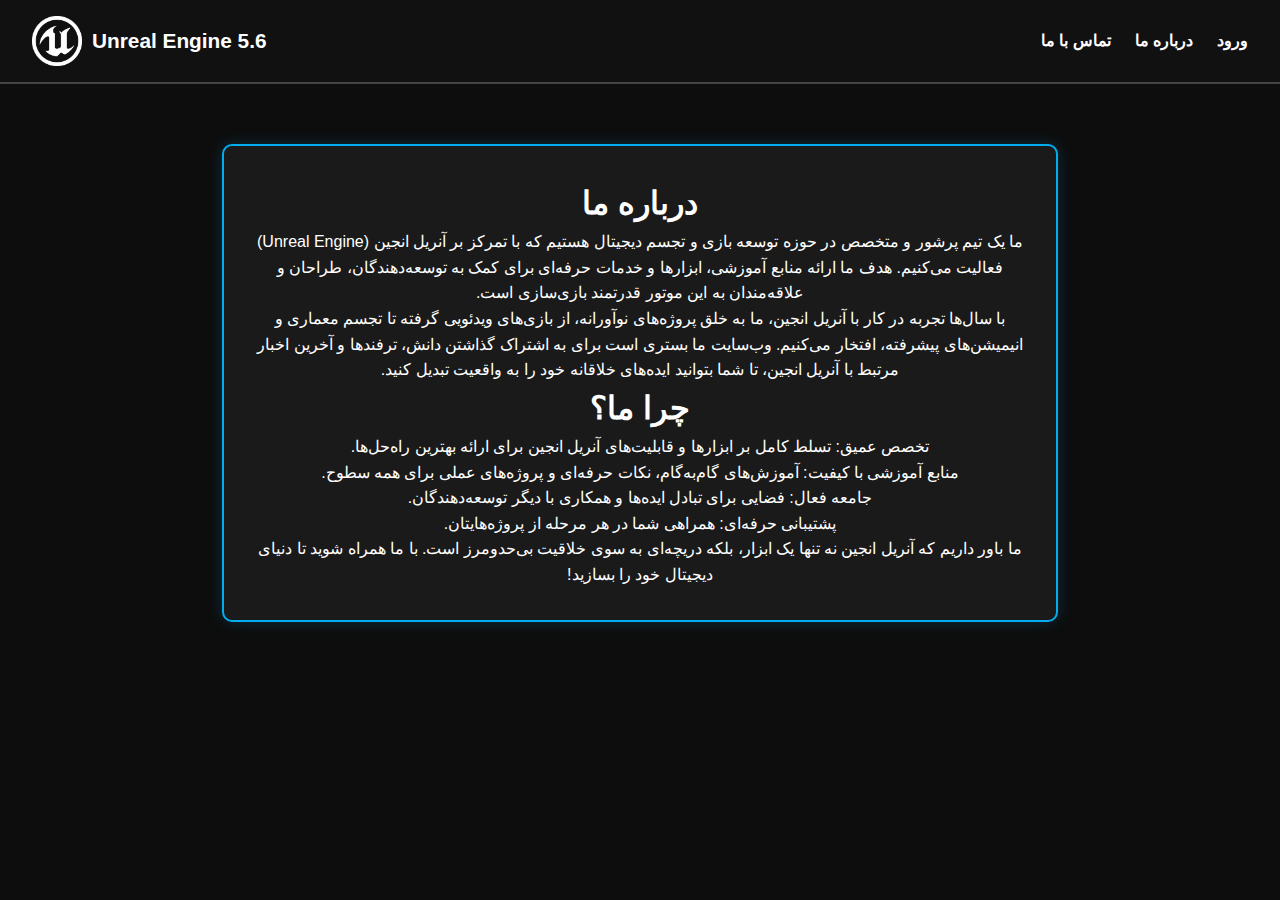
<file: about.html>
<!DOCTYPE html>
<html lang="en">
<head>
<meta charset="UTF-8">
<title>About Us</title>
<link rel="stylesheet" href="style.css">
</head>
<body>

<nav>
    <a href="index.html" class="logo-container">
        <img src="images/ue56-logo.png" alt="Unreal Engine 5.6 Logo" class="logo">
        <span class="logo-text">Unreal Engine 5.6</span>
    </a>
    <ul>
        <li><a href="contact.html">تماس با ما</a></li>
        <li><a href="about.html">درباره ما</a></li>
        <li><a href="login.html">ورود</a></li>
    </ul>
</nav>



<div class="container">
    <div class="content-card">
    <h1>درباره ما</h1>
    <p dir="rtl">ما یک تیم پرشور و متخصص در حوزه توسعه بازی و تجسم دیجیتال هستیم که با تمرکز بر آنریل انجین (Unreal Engine) فعالیت می‌کنیم. هدف ما ارائه منابع آموزشی، ابزارها و خدمات حرفه‌ای برای کمک به توسعه‌دهندگان، طراحان و علاقه‌مندان به این موتور قدرتمند بازی‌سازی است.</p>
    <p dir="rtl">با سال‌ها تجربه در کار با آنریل انجین، ما به خلق پروژه‌های نوآورانه، از بازی‌های ویدئویی گرفته تا تجسم معماری و انیمیشن‌های پیشرفته، افتخار می‌کنیم. وب‌سایت ما بستری است برای به اشتراک گذاشتن دانش، ترفندها و آخرین اخبار مرتبط با آنریل انجین، تا شما بتوانید ایده‌های خلاقانه خود را به واقعیت تبدیل کنید.</p>
    
    <h1>چرا ما؟</h1>
    <p dir="rtl"> تخصص عمیق: تسلط کامل بر ابزارها و قابلیت‌های آنریل انجین برای ارائه بهترین راه‌حل‌ها.</p>
    <p dir="rtl">منابع آموزشی با کیفیت: آموزش‌های گام‌به‌گام، نکات حرفه‌ای و پروژه‌های عملی برای همه سطوح.</p>
    <p dir="rtl">جامعه فعال: فضایی برای تبادل ایده‌ها و همکاری با دیگر توسعه‌دهندگان.</p>
    <p dir="rtl">پشتیبانی حرفه‌ای: همراهی شما در هر مرحله از پروژه‌هایتان.</p>
    <p dir="rtl">ما باور داریم که آنریل انجین نه تنها یک ابزار، بلکه دریچه‌ای به سوی خلاقیت بی‌حدومرز است. با ما همراه شوید تا دنیای دیجیتال خود را بسازید!</p>
</div>
</div>
</body>
</html>
</file>
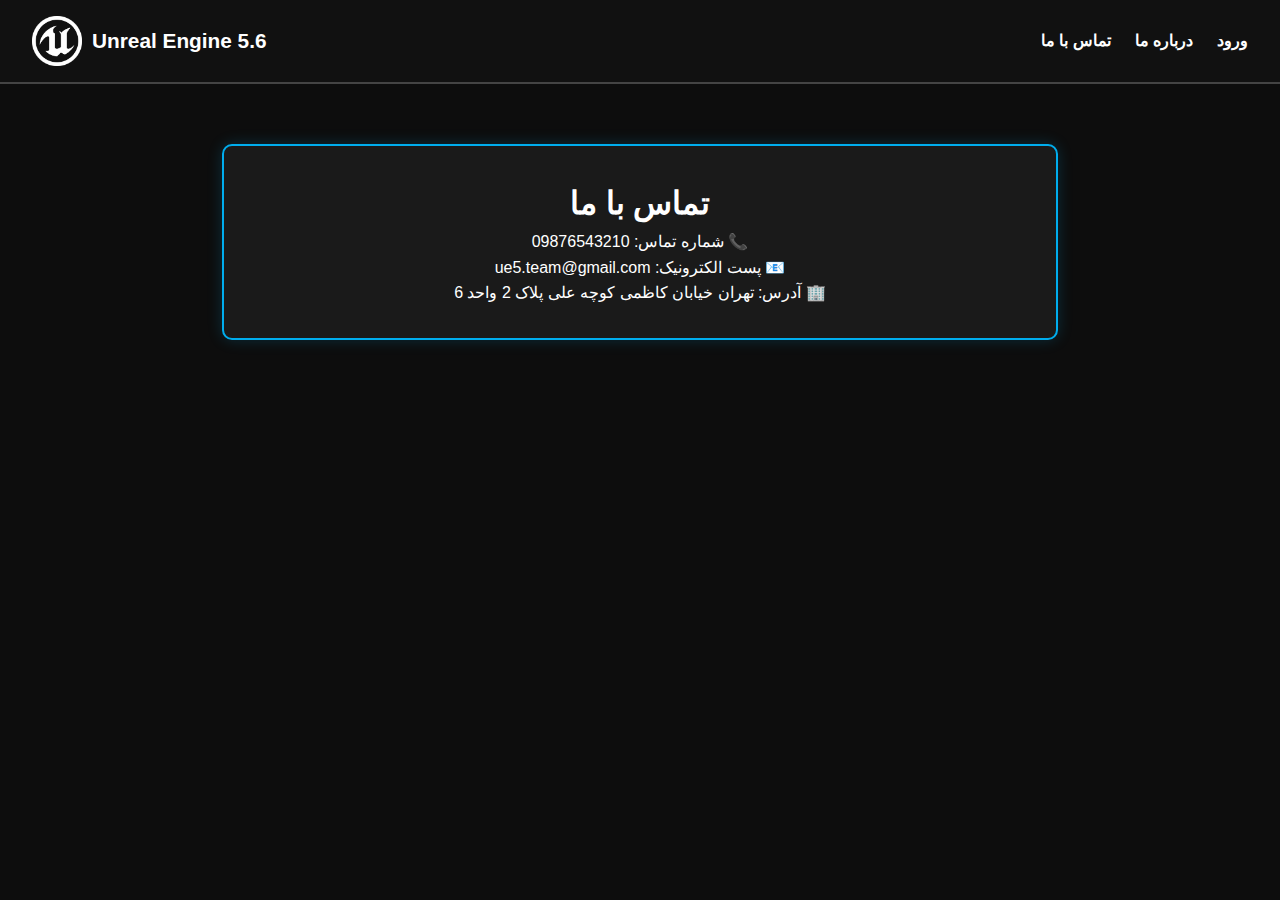
<file: contact.html>
<!DOCTYPE html>
<html lang="en">
<head>
<meta charset="UTF-8">
<title>Contact Us</title>
<link rel="stylesheet" href="style.css">
</head>
<body>

<nav>
    <a href="index.html" class="logo-container">
        <img src="images/ue56-logo.png" alt="Unreal Engine 5.6 Logo" class="logo">
        <span class="logo-text">Unreal Engine 5.6</span>
    </a>
    <ul>
        <li><a href="contact.html">تماس با ما</a></li>
        <li><a href="about.html">درباره ما</a></li>
        <li><a href="login.html">ورود</a></li>
    </ul>
</nav>


<div class="container">
    <div class="content-card">
    <h1>تماس با ما</h1>
    <p dir="rtl">📞 شماره تماس: 09876543210</p>
    <p dir="rtl">📧 پست الکترونیک: ue5.team@gmail.com</p>
    <p dir="rtl">🏢 آدرس: تهران خیابان کاظمی کوچه علی پلاک 2 واحد 6</p>
</div>
    </div>

</body>
</html>
</file>
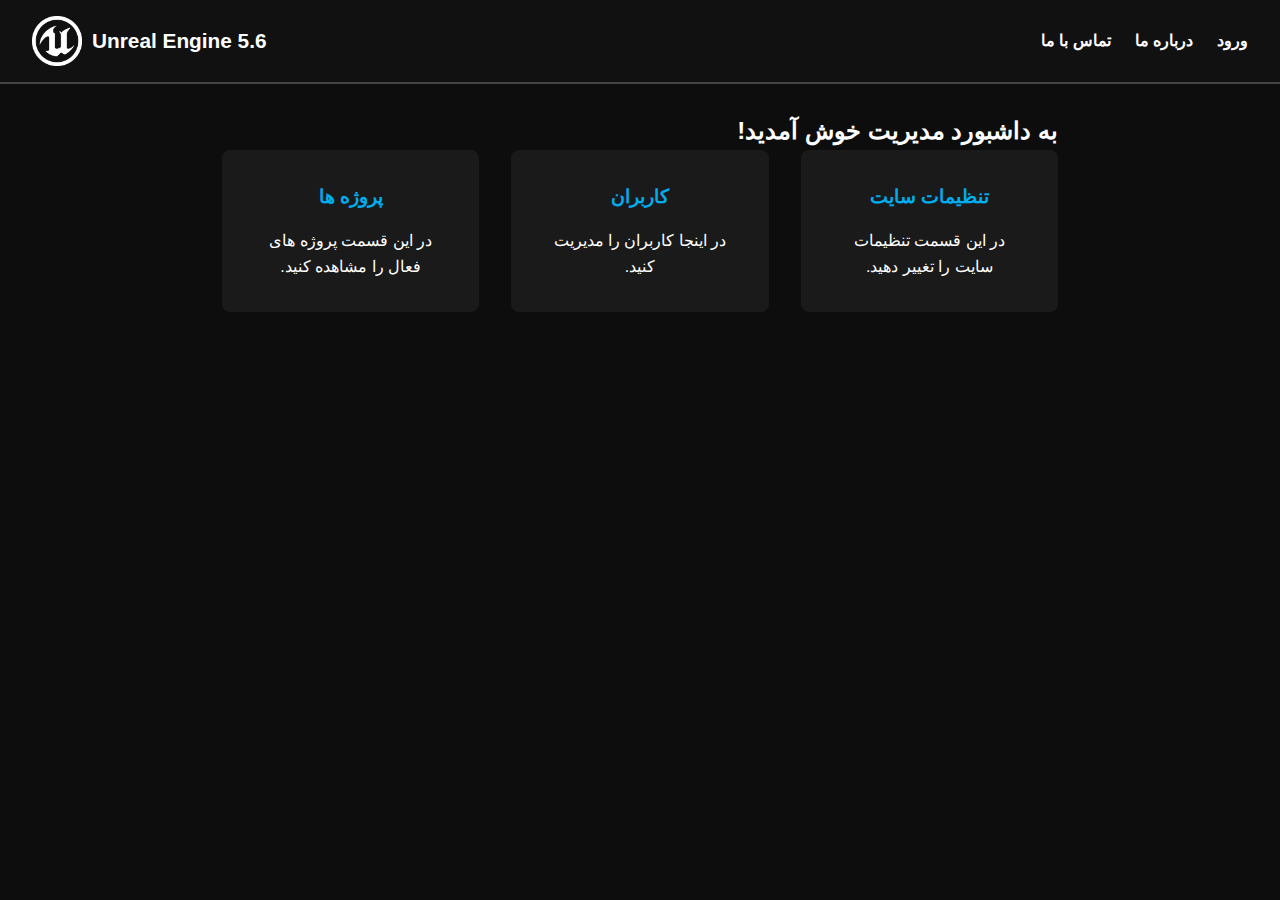
<file: dashboard.html>
<!DOCTYPE html>
<html lang="en">
<head>
<meta charset="UTF-8">
<title>Admin Dashboard</title>
<link rel="stylesheet" href="style.css">
</head>
<body>

<nav>
    <a href="index.html" class="logo-container">
        <img src="images/ue56-logo.png" alt="Unreal Engine 5.6 Logo" class="logo">
        <span class="logo-text">Unreal Engine 5.6</span>
    </a>
    <ul>
        <li><a href="contact.html">تماس با ما</a></li>
        <li><a href="about.html">درباره ما</a></li>
        <li><a href="login.html">ورود</a></li>
    </ul>
</nav>


<div class="container">
    <h2 dir="rtl">به داشبورد مدیریت خوش آمدید!</h2>
    <div class="dashboard">
        <div class="card">
            <h3>پروژه ها</h3>
            <p dir="rtl">در این قسمت پروژه های فعال را مشاهده کنید.</p>
        </div>
        <div class="card">
            <h3>کاربران</h3>
            <p dir="rtl">در اینجا کاربران را مدیریت کنید.</p>
        </div>
        <div class="card">
            <h3>تنظیمات سایت</h3>
            <p dir="rtl">در این قسمت تنظیمات سایت را تغییر دهید.</p>
        </div>
    </div>
</div>

</body>
</html>
</file>
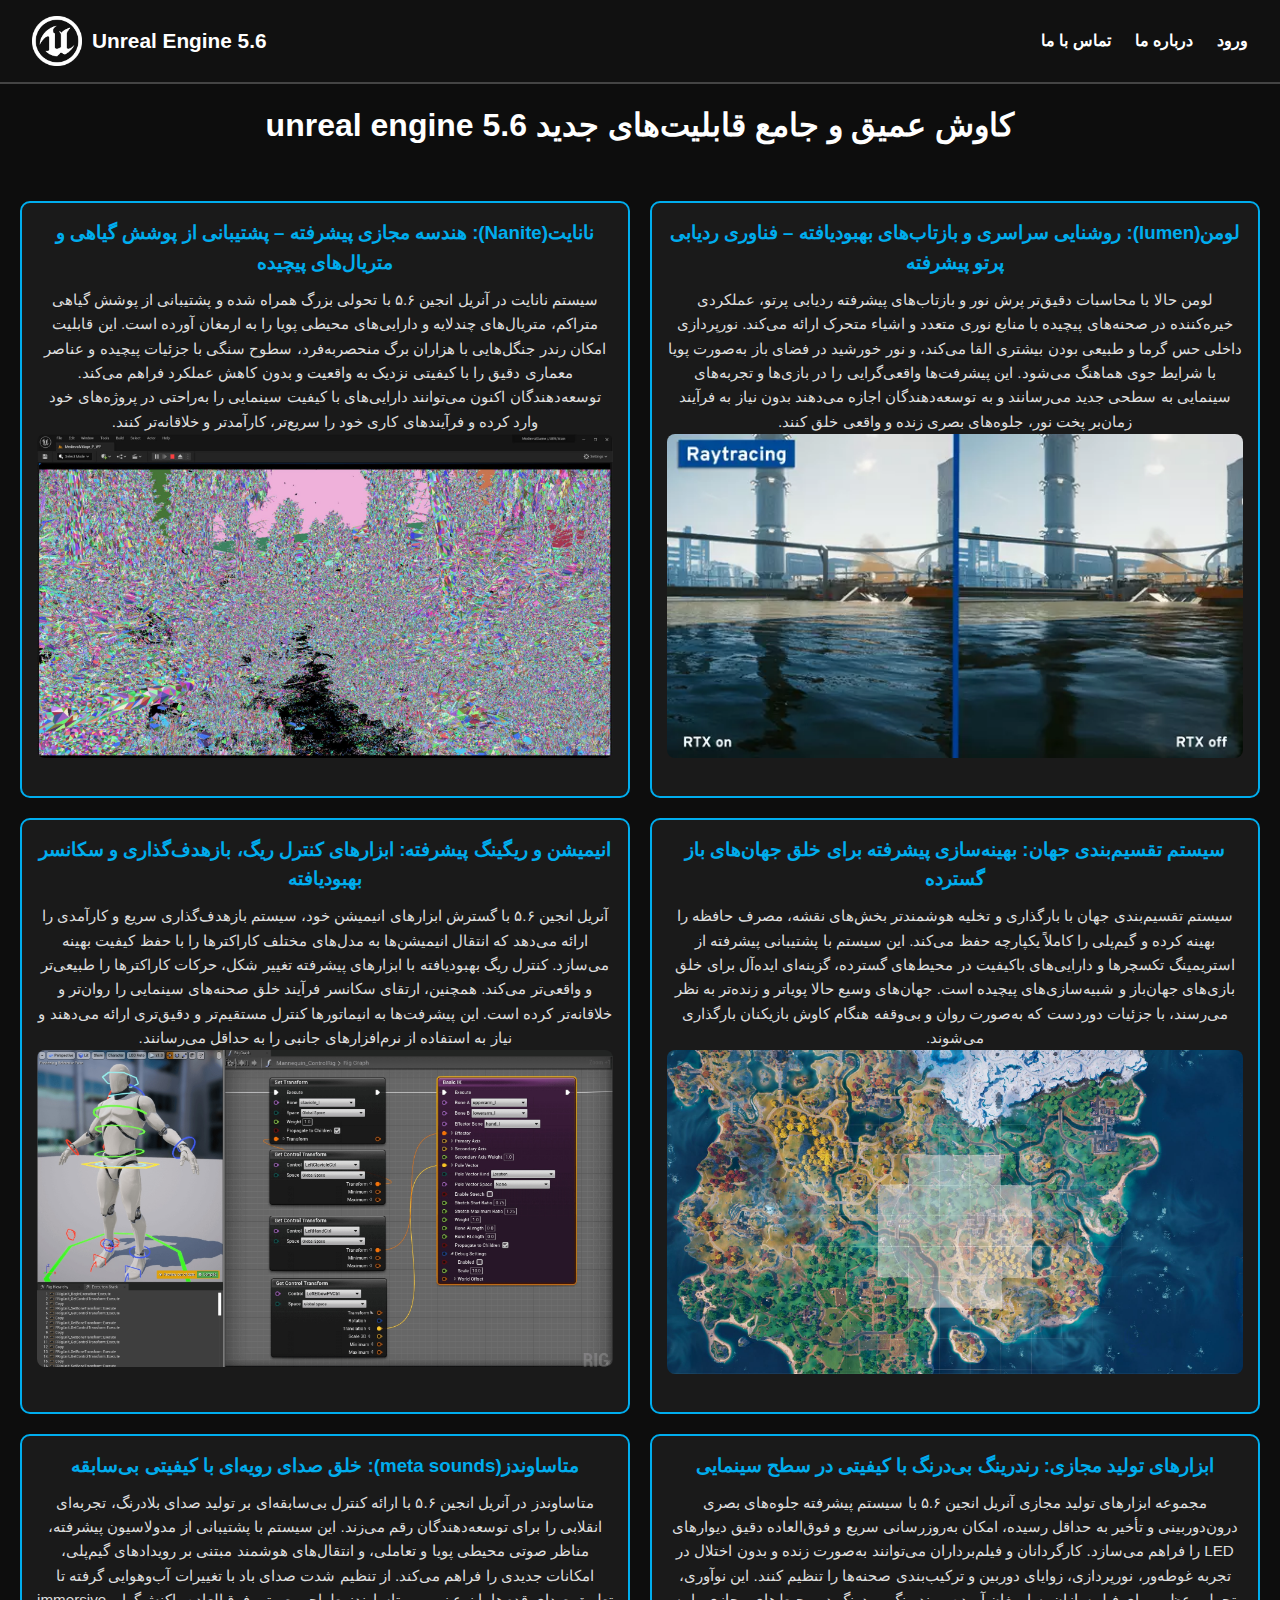
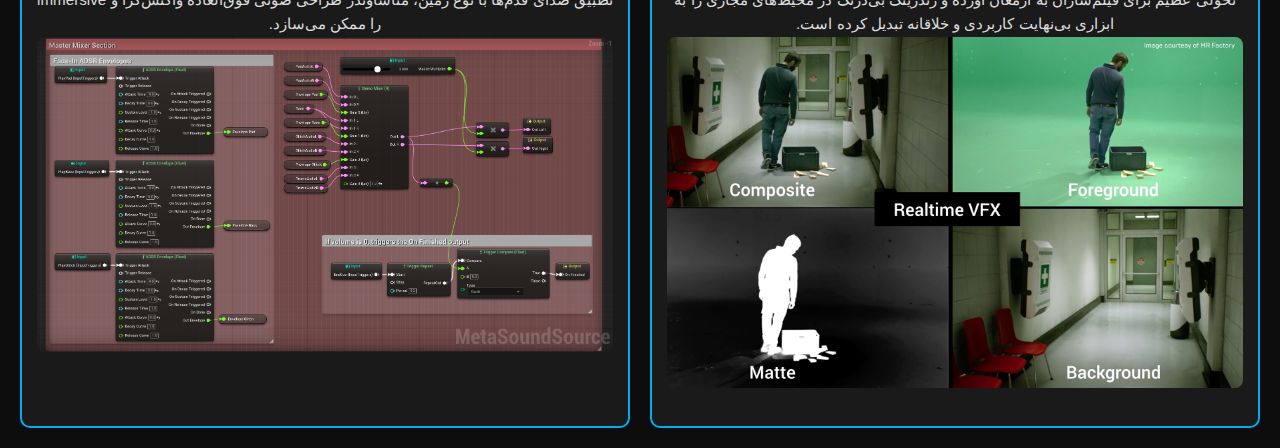
<file: features.html>
<!DOCTYPE html>
<html lang="en">
<head>
<meta charset="UTF-8">
<title>Unreal Engine 5.6 Features</title>
<link rel="stylesheet" href="style.css">
</head>
<body>

<nav>
    <a href="index.html" class="logo-container">
        <img src="images/ue56-logo.png" alt="Unreal Engine 5.6 Logo" class="logo">
        <span class="logo-text">Unreal Engine 5.6</span>
    </a>
    <ul>
        <li><a href="contact.html">تماس با ما</a></li>
        <li><a href="about.html">درباره ما</a></li>
        <li><a href="login.html">ورود</a></li>
    </ul>
</nav>


<h1 class="page-title" dir="rtl">کاوش عمیق و جامع قابلیت‌های جدید unreal engine 5.6</h1>

<section class="features-grid">
    <div class="feature-card">
        <h3 dir="rtl">نانایت(Nanite): هندسه مجازی پیشرفته – پشتیبانی از پوشش گیاهی و متریال‌های پیچیده</h3>
        <p dir="rtl">سیستم نانایت در آنریل انجین ۵.۶ با تحولی بزرگ همراه شده و پشتیبانی از پوشش گیاهی متراکم، متریال‌های چندلایه و دارایی‌های محیطی پویا را به ارمغان آورده است. این قابلیت امکان رندر جنگل‌هایی با هزاران برگ منحصربه‌فرد، سطوح سنگی با جزئیات پیچیده و عناصر معماری دقیق را با کیفیتی نزدیک به واقعیت و بدون کاهش عملکرد فراهم می‌کند. توسعه‌دهندگان اکنون می‌توانند دارایی‌های با کیفیت سینمایی را به‌راحتی در پروژه‌های خود وارد کرده و فرآیندهای کاری خود را سریع‌تر، کارآمدتر و خلاقانه‌تر کنند.</p>
        <img src="images/nanite.jpg" alt="Nanite Feature">
    </div>
    <div class="feature-card">
        <h3 dir="rtl">لومن(lumen): روشنایی سراسری و بازتاب‌های بهبودیافته – فناوری ردیابی پرتو پیشرفته</h3>
        <p dir="rtl">لومن حالا با محاسبات دقیق‌تر پرش نور و بازتاب‌های پیشرفته ردیابی پرتو، عملکردی خیره‌کننده در صحنه‌های پیچیده با منابع نوری متعدد و اشیاء متحرک ارائه می‌کند. نورپردازی داخلی حس گرما و طبیعی بودن بیشتری القا می‌کند، و نور خورشید در فضای باز به‌صورت پویا با شرایط جوی هماهنگ می‌شود. این پیشرفت‌ها واقعی‌گرایی را در بازی‌ها و تجربه‌های سینمایی به سطحی جدید می‌رسانند و به توسعه‌دهندگان اجازه می‌دهند بدون نیاز به فرآیند زمان‌بر پخت نور، جلوه‌های بصری زنده و واقعی خلق کنند.</p>
        <img src="images/ray tracing.webp" alt="ray tracing">
    </div>
    <div class="feature-card">
        <h3 dir="rtl">انیمیشن و ریگینگ پیشرفته: ابزارهای کنترل ریگ، بازهدف‌گذاری و سکانسر بهبودیافته</h3>
        <p dir="rtl">آنریل انجین ۵.۶ با گسترش ابزارهای انیمیشن خود، سیستم بازهدف‌گذاری سریع و کارآمدی را ارائه می‌دهد که انتقال انیمیشن‌ها به مدل‌های مختلف کاراکترها را با حفظ کیفیت بهینه می‌سازد. کنترل ریگ بهبودیافته با ابزارهای پیشرفته تغییر شکل، حرکات کاراکترها را طبیعی‌تر و واقعی‌تر می‌کند. همچنین، ارتقای سکانسر فرآیند خلق صحنه‌های سینمایی را روان‌تر و خلاقانه‌تر کرده است. این پیشرفت‌ها به انیماتورها کنترل مستقیم‌تر و دقیق‌تری ارائه می‌دهند و نیاز به استفاده از نرم‌افزارهای جانبی را به حداقل می‌رسانند.</p>
        <img src="images/control rig.jpg" alt="control rig">
    </div>
    <div class="feature-card">
        <h3 dir="rtl">سیستم تقسیم‌بندی جهان: بهینه‌سازی پیشرفته برای خلق جهان‌های باز گسترده</h3>
        <p dir="rtl">سیستم تقسیم‌بندی جهان با بارگذاری و تخلیه هوشمندتر بخش‌های نقشه، مصرف حافظه را بهینه کرده و گیم‌پلی را کاملاً یکپارچه حفظ می‌کند. این سیستم با پشتیبانی پیشرفته از استریمینگ تکسچرها و دارایی‌های باکیفیت در محیط‌های گسترده، گزینه‌ای ایده‌آل برای خلق بازی‌های جهان‌باز و شبیه‌سازی‌های پیچیده است. جهان‌های وسیع حالا پویاتر و زنده‌تر به نظر می‌رسند، با جزئیات دوردست که به‌صورت روان و بی‌وقفه هنگام کاوش بازیکنان بارگذاری می‌شوند.</p>
        <img src="images/world partition.jpg" alt="World Partition">
    </div>
    <div class="feature-card">
        <h3 dir="rtl">متاساوندز(meta sounds): خلق صدای رویه‌ای با کیفیتی بی‌سابقه</h3>
        <p dir="rtl">متاساوندز در آنریل انجین ۵.۶ با ارائه کنترل بی‌سابقه‌ای بر تولید صدای بلادرنگ، تجربه‌ای انقلابی را برای توسعه‌دهندگان رقم می‌زند. این سیستم با پشتیبانی از مدولاسیون پیشرفته، مناظر صوتی محیطی پویا و تعاملی، و انتقال‌های هوشمند مبتنی بر رویدادهای گیم‌پلی، امکانات جدیدی را فراهم می‌کند. از تنظیم شدت صدای باد با تغییرات آب‌وهوایی گرفته تا تطبیق صدای قدم‌ها با نوع زمین، متاساوندز طراحی صوتی فوق‌العاده واکنش‌گرا و immersive را ممکن می‌سازد.</p>
        <img src="images/Meta sounds.webp" alt="Meta Sounds">
    </div>
    <div class="feature-card">
        <h3 dir="rtl">ابزارهای تولید مجازی: رندرینگ بی‌درنگ با کیفیتی در سطح سینمایی</h3>
        <p dir="rtl">مجموعه ابزارهای تولید مجازی آنریل انجین ۵.۶ با سیستم پیشرفته جلوه‌های بصری درون‌دوربینی و تأخیر به حداقل رسیده، امکان به‌روزرسانی سریع و فوق‌العاده دقیق دیوارهای LED را فراهم می‌سازد. کارگردانان و فیلم‌برداران می‌توانند به‌صورت زنده و بدون اختلال در تجربه غوطه‌ور، نورپردازی، زوایای دوربین و ترکیب‌بندی صحنه‌ها را تنظیم کنند. این نوآوری، تحولی عظیم برای فیلم‌سازان به ارمغان آورده و رندرینگ بی‌درنگ در محیط‌های مجازی را به ابزاری بی‌نهایت کاربردی و خلاقانه تبدیل کرده است.</p>
        <img src="images/virtual production.jpg" alt="Virtual Production">
    </div>
</section>



</body>
</html>
</file>
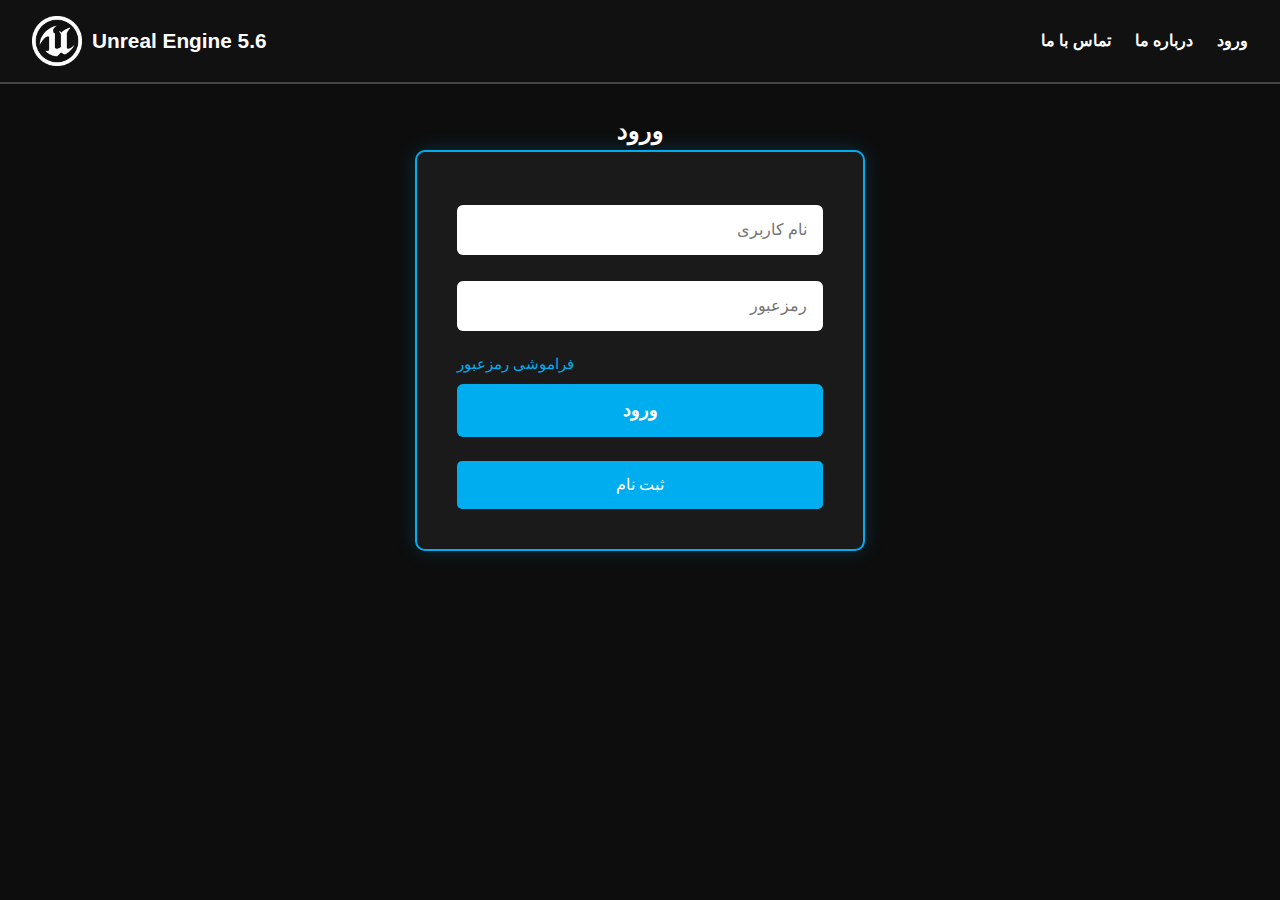
<file: login.html>
<!DOCTYPE html>
<html lang="en">
<head>
<meta charset="UTF-8">
<title>Login</title>
<link rel="stylesheet" href="style.css">
</head>
<body>

<nav>
    <a href="index.html" class="logo-container">
        <img src="images/ue56-logo.png" alt="Unreal Engine 5.6 Logo" class="logo">
        <span class="logo-text">Unreal Engine 5.6</span>
    </a>
    <ul>
        <li><a href="contact.html">تماس با ما</a></li>
        <li><a href="about.html">درباره ما</a></li>
        <li><a href="login.html">ورود</a></li>
    </ul>
</nav>


<div class="container">
    <h2 style="text-align:center;">ورود</h2>
    <form action="dashboard.html">
        <input type="text" placeholder="نام کاربری" required dir="rtl">
        <input type="password" placeholder="رمزعبور" required dir="rtl">
        <a href="#" class="auth-link">فراموشی رمزعبور</a>
        <button type="submit">ورود</button>
        <a href="signup.html" class="btn" style="width:100%;text-align:center;">ثبت نام</a>
    </form>
</div>

</body>
</html>
</file>
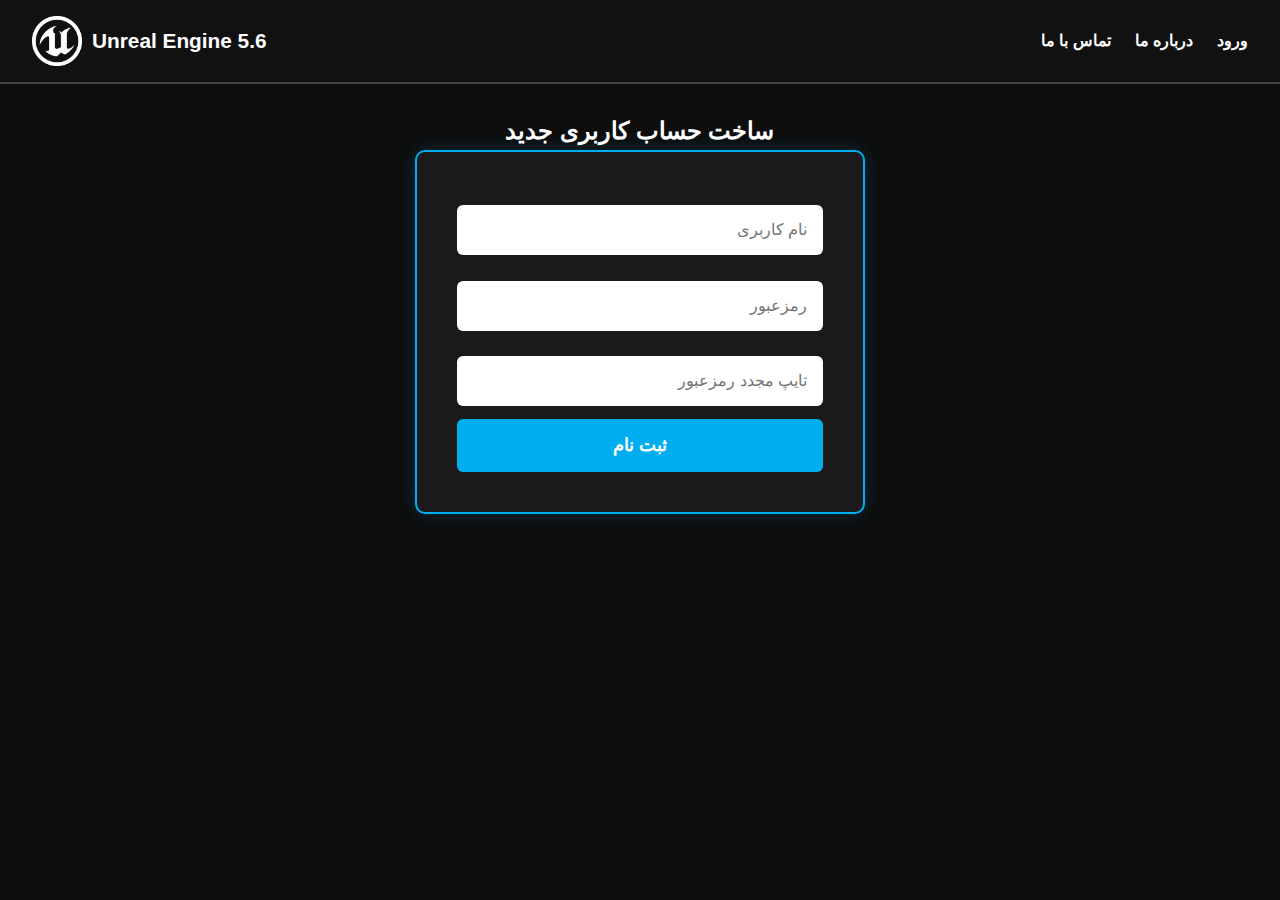
<file: signup.html>
<!DOCTYPE html>
<html lang="en">
<head>
<meta charset="UTF-8">
<title>Sign Up</title>
<link rel="stylesheet" href="style.css">
</head>
<body>

<nav>
    <a href="index.html" class="logo-container">
        <img src="images/ue56-logo.png" alt="Unreal Engine 5.6 Logo" class="logo">
        <span class="logo-text">Unreal Engine 5.6</span>
    </a>
    <ul>
        <li><a href="contact.html">تماس با ما</a></li>
        <li><a href="about.html">درباره ما</a></li>
        <li><a href="login.html">ورود</a></li>
    </ul>
</nav>


<div class="container">
    <h2 style="text-align:center;">ساخت حساب کاربری جدید</h2>
    <form action="dashboard.html">
        <input type="text" placeholder="نام کاربری" required dir="rtl">
        <input type="password" placeholder="رمزعبور" required dir="rtl">
        <input type="password" placeholder="تایپ مجدد رمزعبور" required dir="rtl">
        <button type="submit">ثبت نام</button>
    </form>
</div>


</body>
</html>
</file>
<file: style.css>
body {
  font-family: 'Vazirmatn', sans-serif;
}


* {
    margin: 0;
    padding: 0;
    box-sizing: border-box;
    font-family: Arial, sans-serif;
}

body {
    background-color: #0d0d0d;
    color: #fff;
    line-height: 1.6;
    min-height: 100vh;
}

nav {
    background-color: #111;
    padding: 1rem 2rem;
    display: flex;
    justify-content: space-between;
    align-items: center;
    border-bottom: 2px solid #444;
}

nav h1 {
    font-size: 1.5rem;
    color: #00adee;
}

nav ul {
    list-style: none;
    display: flex;
    gap: 1.5rem;
}

nav a {
    color: #fff;
    text-decoration: none;
    font-weight: bold;
    transition: 0.3s;
}

nav a:hover {
    color: #00adee;
}

.container {
    max-width: 900px;
    margin: auto;
    padding: 2rem;
}

.btn {
    display: inline-block;
    background: #00adee;
    color: #fff;
    padding: 0.7rem 1.5rem;
    margin-top: 1.5rem;
    border-radius: 5px;
    text-decoration: none;
    transition: 0.3s;
}

.btn:hover {
    background: #008bb8;
}

form {
    background: #1a1a1a;
    padding: 2rem;
    border-radius: 8px;
}

form input {
    width: 100%;
    padding: 0.8rem;
    margin: 0.5rem 0;
    border: none;
    border-radius: 4px;
    outline: none;
}

form button {
    width: 100%;
    padding: 0.8rem;
    border: none;
    border-radius: 4px;
    background: #00adee;
    color: white;
    font-weight: bold;
    cursor: pointer;
    transition: 0.3s;
}

form button:hover {
    background: #008bb8;
}

.dashboard {
    display: flex;
    gap: 2rem;
}

.dashboard .card {
    background: #1a1a1a;
    padding: 2rem;
    border-radius: 8px;
    flex: 1;
    text-align: center;
}

.dashboard .card h3 {
    margin-bottom: 1rem;
    color: #00adee;
}
.logo {
    height: 50px;
    cursor: pointer;
}
.content-card {
    display: flex;
    flex-direction: column;
    justify-content: center;
    align-items: center;
    text-align: center;
    
    background: #1a1a1a;
    border: 2px solid #00adee;
    border-radius: 10px;
    padding: 2rem;
    margin-top: 2rem;
    box-shadow: 0 0 15px rgba(0, 173, 238, 0.2);
}

form {
    background: #1a1a1a;
    padding: 2.5rem;
    border-radius: 10px;
    border: 2px solid #00adee;
    width: 100%;
    max-width: 450px;
    margin: auto;
    box-shadow: 0 0 20px rgba(0, 173, 238, 0.2);
}

form input {
    width: 100%;
    padding: 1rem;
    margin: 0.8rem 0;
    border: none;
    border-radius: 6px;
    outline: none;
    font-size: 1rem;
}

form button {
    width: 100%;
    padding: 1rem;
    border: none;
    border-radius: 6px;
    background: #00adee;
    color: white;
    font-size: 1.1rem;
    font-weight: bold;
    cursor: pointer;
    transition: 0.3s ease-in-out;
}

form button:hover {
    background: #008bb8;
    box-shadow: 0 0 10px rgba(0, 173, 238, 0.5);
}

.auth-link {
    color: #00adee;
    text-decoration: none;
    display: inline-block;
    margin: 0.5rem 0;
    font-size: 0.95rem;
    transition: 0.3s;
}

.auth-link:hover {
    color: #00cfff;
}

nav {
    background-color: #111;
    padding: 1rem 2rem;
    display: flex;
    justify-content: space-between;
    align-items: center;
    border-bottom: 2px solid #444;
    position: fixed;
    top: 0;
    left: 0;
    width: 100%;
    z-index: 1000;
}

body {
    padding-top: 80px;
}

.logo-container {
    display: flex;
    align-items: center;
    text-decoration: none;
}

.logo {
    height: 50px;
    width: auto;
    margin-right: 10px;
    transition: 0.3s;
}

.logo-text {
    color: #fff;
    font-size: 1.3rem;
    font-weight: bold;
    transition: 0.3s;
}

.logo-container:hover .logo {
    transform: scale(1.05);
    filter: drop-shadow(0 0 5px #00adee);
}

.logo-container:hover .logo-text {
    color: #00adee;
}

nav ul {
    list-style: none;
    display: flex;
    gap: 1.5rem;
}

nav a {
    color: #fff;
    text-decoration: none;
    font-weight: bold;
    transition: 0.3s;
}

nav a:hover {
    color: #00adee;
}
.games-gallery {
    display: grid;
    grid-template-columns: repeat(2, 1fr);
    gap: 20px;
    padding: 20px;
    text-align: center;
}

.game-card {
    background: #1a1a1a;
    border-radius: 10px;
    padding: 10px;
    border: 2px solid #00adee;
    transition: transform 0.3s ease-in-out, box-shadow 0.3s;
}

.game-card img {
    width: 100%;
    height: auto;
    border-radius: 8px;
}

.game-card p {
    margin-top: 10px;
    font-size: 1rem;
    color: #fff;
    font-weight: bold;
}

.game-card:hover {
    transform: scale(1.05);
    box-shadow: 0 0 15px rgba(0, 173, 238, 0.5);
}
.page-title {
    text-align: center;
    color: #fff;
    font-size: 2rem;
    margin-top: 20px;
    margin-bottom: 30px;
}

.features-grid {
    display: grid;
    grid-template-columns: repeat(2, 1fr);
    gap: 20px;
    padding: 20px;
}

.feature-card {
    background: #1a1a1a;
    border-radius: 10px;
    padding: 15px;
    border: 2px solid #00adee;
    transition: transform 0.3s ease-in-out, box-shadow 0.3s;
}

.feature-card h3 {
    color: #00adee;
    margin-bottom: 10px;
    text-align: center;
}

.feature-card p {
    color: #ddd;
    font-size: 0.95rem;
    text-align: center;
}

.feature-card:hover {
    transform: scale(1.03);
    box-shadow: 0 0 15px rgba(0, 173, 238, 0.5);
}

@media (max-width: 768px) {
    .features-grid {
        grid-template-columns: 1fr;
    }
}
.feature-card img {
    width: 100%;
    height: auto;
    border-radius: 8px;
    margin-bottom: 15px;
}
</file>
